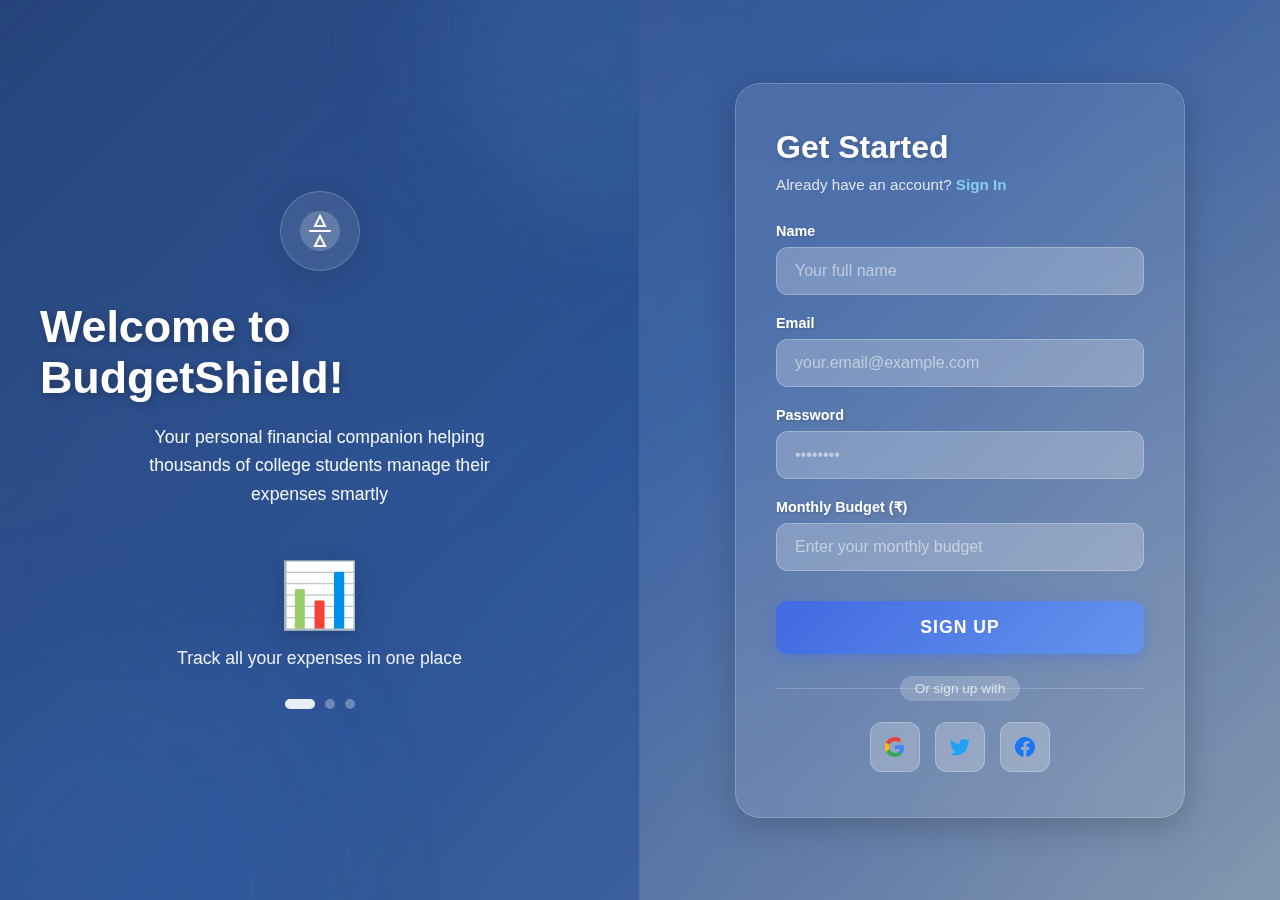
<file: index.html>
<!DOCTYPE html>
<html lang="en">
<head>
    <meta charset="UTF-8">
    <meta name="viewport" content="width=device-width, initial-scale=1.0">
    <title>BudgetShield - Get Started</title>
    <link rel="stylesheet" href="login-style.css">
</head>
<body>
    <div class="login-wrapper">
        <!-- Left Side - Welcome Section -->
        <div class="welcome-section">
            <div class="logo">
                <svg width="50" height="50" viewBox="0 0 50 50" fill="none" xmlns="http://www.w3.org/2000/svg">
                    <circle cx="25" cy="25" r="20" fill="white" opacity="0.2"/>
                    <path d="M25 10L30 20H20L25 10Z M15 25H35 M25 30L20 40H30L25 30Z" stroke="white" stroke-width="2" stroke-linecap="round"/>
                </svg>
            </div>
            <h1>Welcome to BudgetShield!</h1>
            <p class="tagline">Your personal financial companion helping thousands of college students manage their expenses smartly</p>
            
            <div class="carousel">
                <div class="carousel-item active">
                    <div class="feature-icon">📊</div>
                    <p>Track all your expenses in one place</p>
                </div>
            </div>
            
            <div class="carousel-dots">
                <span class="dot active"></span>
                <span class="dot"></span>
                <span class="dot"></span>
            </div>
        </div>

        <!-- Right Side - Form Section -->
        <div class="form-section">
            <div class="form-container">
                <h2>Get Started</h2>
                <p class="form-subtitle">Already have an account? <a href="#" id="signInLink">Sign In</a></p>
                
                <form id="signUpForm">
                    <div class="input-group">
                        <label for="fullName">Name</label>
                        <input type="text" id="fullName" placeholder="Your full name" required>
                    </div>

                    <div class="input-group">
                        <label for="email">Email</label>
                        <input type="email" id="email" placeholder="your.email@example.com" required>
                    </div>

                    <div class="input-group">
                        <label for="password">Password</label>
                        <input type="password" id="password" placeholder="••••••••" required>
                    </div>

                    <div class="input-group">
                        <label for="monthlyBudget">Monthly Budget (₹)</label>
                        <input type="number" id="monthlyBudget" placeholder="Enter your monthly budget" min="0" required>
                    </div>

                    <button type="submit" class="signup-btn">Sign Up</button>
                </form>

                <div class="divider">
                    <span>Or sign up with</span>
                </div>

                <div class="social-login">
                    <button class="social-btn google-btn">
                        <svg width="20" height="20" viewBox="0 0 20 20" fill="none">
                            <path d="M19 10.2c0-.7-.1-1.4-.2-2H10v3.8h5.1c-.2 1.2-1 2.2-2 2.9v2.4h3.2c1.9-1.8 3-4.4 3-7.1z" fill="#4285F4"/>
                            <path d="M10 20c2.7 0 4.9-.9 6.6-2.4l-3.2-2.5c-.9.6-2 1-3.4 1-2.6 0-4.8-1.8-5.6-4.1H1.1v2.6C2.8 17.8 6.1 20 10 20z" fill="#34A853"/>
                            <path d="M4.4 11.9c-.4-1.2-.4-2.5 0-3.7V5.6H1.1c-1.5 2.9-1.5 6.4 0 9.3l3.3-2.6z" fill="#FBBC04"/>
                            <path d="M10 4c1.4 0 2.7.5 3.7 1.4l2.8-2.8C14.9.9 12.7 0 10 0 6.1 0 2.8 2.2 1.1 5.4l3.3 2.6C5.2 5.8 7.4 4 10 4z" fill="#EA4335"/>
                        </svg>
                    </button>
                    <button class="social-btn twitter-btn">
                        <svg width="20" height="20" viewBox="0 0 20 20" fill="#1DA1F2">
                            <path d="M6.29 18.25c7.55 0 11.67-6.25 11.67-11.67v-.53c.8-.59 1.49-1.3 2.04-2.13-.75.33-1.54.55-2.36.65a4.12 4.12 0 0 0 1.8-2.27c-.8.48-1.68.81-2.6 1a4.1 4.1 0 0 0-7 3.74 11.65 11.65 0 0 1-8.45-4.3 4.1 4.1 0 0 0 1.27 5.47 4.07 4.07 0 0 1-1.86-.51v.05a4.1 4.1 0 0 0 3.3 4.03 4.1 4.1 0 0 1-1.85.07 4.1 4.1 0 0 0 3.83 2.85A8.23 8.23 0 0 1 0 16.4a11.62 11.62 0 0 0 6.29 1.84"/>
                        </svg>
                    </button>
                    <button class="social-btn facebook-btn">
                        <svg width="20" height="20" viewBox="0 0 20 20" fill="#1877F2">
                            <path d="M20 10c0-5.52-4.48-10-10-10S0 4.48 0 10c0 4.99 3.66 9.12 8.44 9.88v-7h-2.54V10h2.54V7.8c0-2.51 1.49-3.89 3.78-3.89 1.09 0 2.24.19 2.24.19v2.47h-1.26c-1.24 0-1.63.77-1.63 1.56V10h2.78l-.45 2.88h-2.33v7A10 10 0 0 0 20 10z"/>
                        </svg>
                    </button>
                </div>
            </div>
        </div>
    </div>

    <script src="login-script.js"></script>
</body>
</html>
</file>
<file: login-style.css>
* {
    margin: 0;
    padding: 0;
    box-sizing: border-box;
}

body {
    font-family: 'Segoe UI', Tahoma, Geneva, Verdana, sans-serif;
    background: linear-gradient(135deg, #1e3c72 0%, #2a5298 50%, #7e8ba3 100%);
    min-height: 100vh;
    overflow-x: hidden;
    position: relative;
}

body::before {
    content: '';
    position: fixed;
    top: -50%;
    left: -50%;
    width: 200%;
    height: 200%;
    background: 
        radial-gradient(circle at 20% 50%, rgba(255, 255, 255, 0.08) 0%, transparent 50%),
        radial-gradient(circle at 80% 80%, rgba(135, 206, 250, 0.12) 0%, transparent 50%),
        radial-gradient(circle at 40% 20%, rgba(100, 149, 237, 0.1) 0%, transparent 50%);
    animation: float 20s ease-in-out infinite;
    pointer-events: none;
    z-index: 0;
}

@keyframes float {
    0%, 100% { transform: translate(0, 0) rotate(0deg); }
    33% { transform: translate(30px, -30px) rotate(5deg); }
    66% { transform: translate(-20px, 20px) rotate(-5deg); }
}

.login-wrapper {
    display: grid;
    grid-template-columns: 1fr 1fr;
    min-height: 100vh;
    position: relative;
    z-index: 1;
}

/* Welcome Section */
.welcome-section {
    background: linear-gradient(135deg, rgba(30, 60, 114, 0.4) 0%, rgba(42, 82, 152, 0.5) 100%);
    backdrop-filter: blur(20px);
    -webkit-backdrop-filter: blur(20px);
    border-right: 1px solid rgba(255, 255, 255, 0.1);
    display: flex;
    flex-direction: column;
    align-items: center;
    justify-content: center;
    padding: 60px 40px;
    color: white;
    position: relative;
    overflow: hidden;
}

.welcome-section::before {
    content: '';
    position: absolute;
    top: -100px;
    right: -100px;
    width: 300px;
    height: 300px;
    background: rgba(135, 206, 250, 0.1);
    border-radius: 50%;
    filter: blur(60px);
}

.welcome-section::after {
    content: '';
    position: absolute;
    bottom: -150px;
    left: -100px;
    width: 400px;
    height: 400px;
    background: rgba(100, 149, 237, 0.08);
    border-radius: 50%;
    filter: blur(80px);
}

.logo {
    background: rgba(255, 255, 255, 0.1);
    backdrop-filter: blur(10px);
    -webkit-backdrop-filter: blur(10px);
    border: 1px solid rgba(255, 255, 255, 0.2);
    border-radius: 50%;
    width: 80px;
    height: 80px;
    display: flex;
    align-items: center;
    justify-content: center;
    margin-bottom: 30px;
    box-shadow: 0 8px 32px rgba(0, 0, 0, 0.1);
    position: relative;
    z-index: 1;
}

.welcome-section h1 {
    font-size: 2.8em;
    margin-bottom: 20px;
    text-shadow: 2px 2px 10px rgba(0, 0, 0, 0.3);
    position: relative;
    z-index: 1;
}

.tagline {
    font-size: 1.1em;
    text-align: center;
    max-width: 400px;
    line-height: 1.6;
    opacity: 0.95;
    margin-bottom: 50px;
    position: relative;
    z-index: 1;
}

.carousel {
    margin-bottom: 30px;
    position: relative;
    z-index: 1;
}

.carousel-item {
    text-align: center;
    animation: fadeIn 0.5s ease-in;
}

.feature-icon {
    font-size: 4em;
    margin-bottom: 15px;
    filter: drop-shadow(0 4px 10px rgba(0, 0, 0, 0.2));
}

.carousel-item p {
    font-size: 1.1em;
    opacity: 0.9;
}

.carousel-dots {
    display: flex;
    gap: 10px;
    justify-content: center;
    position: relative;
    z-index: 1;
}

.dot {
    width: 10px;
    height: 10px;
    border-radius: 50%;
    background: rgba(255, 255, 255, 0.3);
    cursor: pointer;
    transition: all 0.3s ease;
}

.dot.active {
    background: rgba(255, 255, 255, 0.9);
    width: 30px;
    border-radius: 5px;
}

@keyframes fadeIn {
    from {
        opacity: 0;
        transform: translateY(10px);
    }
    to {
        opacity: 1;
        transform: translateY(0);
    }
}

/* Form Section */
.form-section {
    display: flex;
    align-items: center;
    justify-content: center;
    padding: 40px;
    background: rgba(255, 255, 255, 0.05);
}

.form-container {
    width: 100%;
    max-width: 450px;
    background: rgba(255, 255, 255, 0.1);
    backdrop-filter: blur(20px);
    -webkit-backdrop-filter: blur(20px);
    border: 1px solid rgba(255, 255, 255, 0.2);
    border-radius: 25px;
    padding: 45px 40px;
    box-shadow: 0 8px 32px rgba(0, 0, 0, 0.2);
}

.form-container h2 {
    color: white;
    font-size: 2em;
    margin-bottom: 10px;
    text-shadow: 1px 1px 5px rgba(0, 0, 0, 0.2);
}

.form-subtitle {
    color: rgba(255, 255, 255, 0.8);
    margin-bottom: 30px;
    font-size: 0.95em;
}

.form-subtitle a {
    color: #87CEEB;
    text-decoration: none;
    font-weight: 600;
    transition: color 0.3s ease;
}

.form-subtitle a:hover {
    color: #B0E0E6;
}

.input-group {
    margin-bottom: 20px;
}

.input-group label {
    display: block;
    color: white;
    font-weight: 600;
    margin-bottom: 8px;
    font-size: 0.9em;
    text-shadow: 1px 1px 3px rgba(0, 0, 0, 0.2);
}

.input-group input {
    width: 100%;
    padding: 14px 18px;
    background: rgba(255, 255, 255, 0.15);
    backdrop-filter: blur(10px);
    -webkit-backdrop-filter: blur(10px);
    border: 1px solid rgba(255, 255, 255, 0.25);
    border-radius: 12px;
    font-size: 1em;
    color: white;
    transition: all 0.3s ease;
}

.input-group input::placeholder {
    color: rgba(255, 255, 255, 0.5);
}

.input-group input:focus {
    outline: none;
    border-color: rgba(135, 206, 250, 0.6);
    background: rgba(255, 255, 255, 0.2);
    box-shadow: 0 0 20px rgba(135, 206, 250, 0.2);
}

.signup-btn {
    width: 100%;
    padding: 16px;
    background: linear-gradient(135deg, #4169E1 0%, #6495ED 100%);
    border: none;
    border-radius: 12px;
    color: white;
    font-size: 1.1em;
    font-weight: 700;
    cursor: pointer;
    transition: all 0.3s ease;
    margin-top: 10px;
    box-shadow: 0 4px 15px rgba(65, 105, 225, 0.4);
    text-transform: uppercase;
    letter-spacing: 1px;
}

.signup-btn:hover {
    transform: translateY(-2px);
    box-shadow: 0 6px 20px rgba(65, 105, 225, 0.5);
    background: linear-gradient(135deg, #4682B4 0%, #5F9EA0 100%);
}

.signup-btn:active {
    transform: translateY(0);
}

.divider {
    text-align: center;
    margin: 25px 0;
    position: relative;
}

.divider span {
    background: rgba(255, 255, 255, 0.1);
    backdrop-filter: blur(10px);
    -webkit-backdrop-filter: blur(10px);
    padding: 5px 15px;
    color: rgba(255, 255, 255, 0.7);
    font-size: 0.85em;
    border-radius: 20px;
    position: relative;
    z-index: 1;
}

.divider::before {
    content: '';
    position: absolute;
    top: 50%;
    left: 0;
    right: 0;
    height: 1px;
    background: rgba(255, 255, 255, 0.2);
}

.social-login {
    display: flex;
    gap: 15px;
    justify-content: center;
}

.social-btn {
    width: 50px;
    height: 50px;
    background: rgba(255, 255, 255, 0.15);
    backdrop-filter: blur(10px);
    -webkit-backdrop-filter: blur(10px);
    border: 1px solid rgba(255, 255, 255, 0.25);
    border-radius: 12px;
    display: flex;
    align-items: center;
    justify-content: center;
    cursor: pointer;
    transition: all 0.3s ease;
}

.social-btn:hover {
    background: rgba(255, 255, 255, 0.25);
    transform: translateY(-3px);
    box-shadow: 0 5px 15px rgba(0, 0, 0, 0.2);
}

/* Responsive Design */
@media (max-width: 1024px) {
    .login-wrapper {
        grid-template-columns: 1fr;
    }

    .welcome-section {
        display: none;
    }

    .form-section {
        min-height: 100vh;
    }
}

@media (max-width: 480px) {
    .form-container {
        padding: 35px 25px;
    }

    .form-container h2 {
        font-size: 1.6em;
    }

    .social-login {
        gap: 10px;
    }

    .social-btn {
        width: 45px;
        height: 45px;
    }
}
</file>
